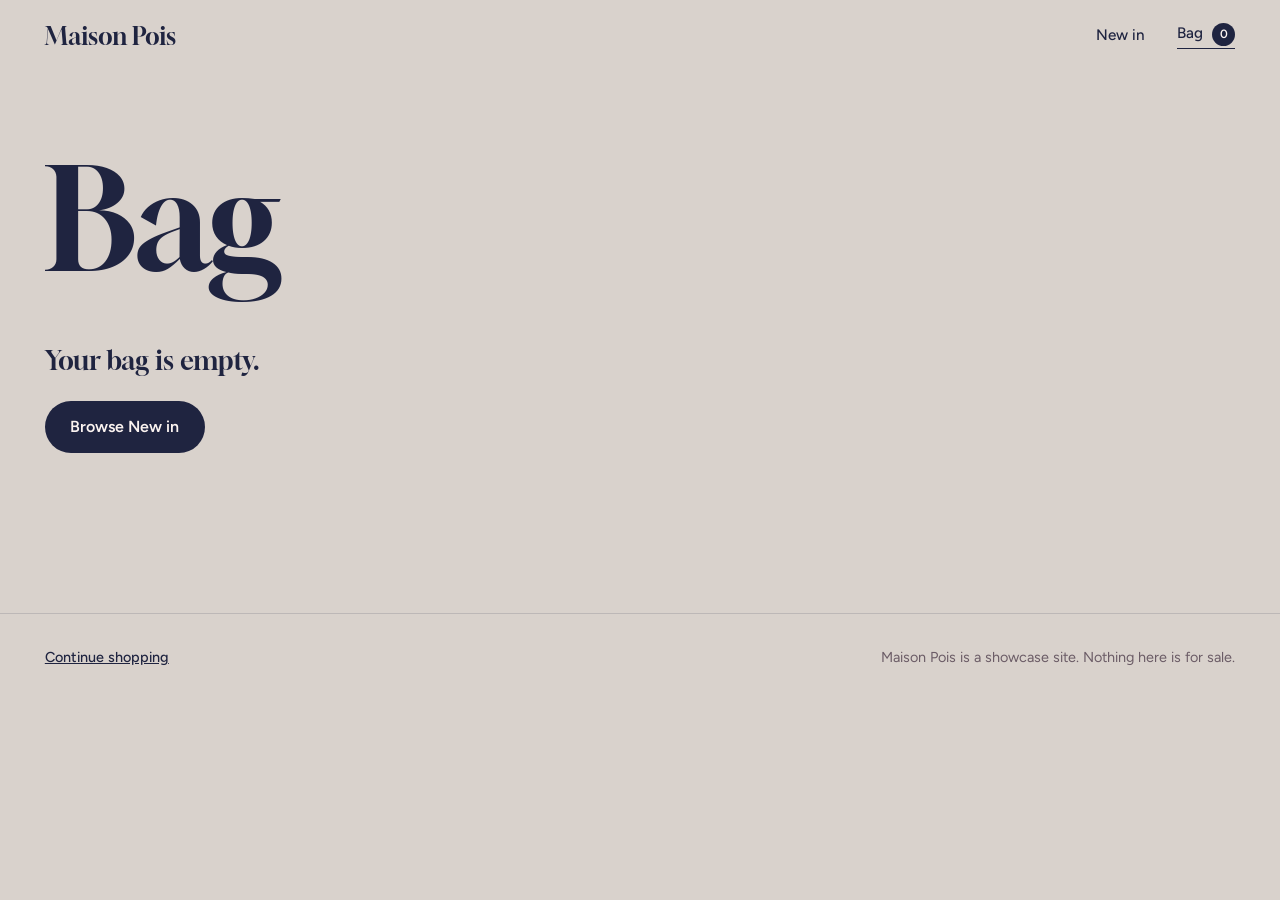
<file: bag.html>
<!DOCTYPE html>
<html lang="en">
<head>
  <meta charset="utf-8">
  <meta name="viewport" content="width=device-width, initial-scale=1">
  <title>Bag — Maison Pois</title>
  <link rel="icon" href="data:image/svg+xml,%3Csvg xmlns=%22http://www.w3.org/2000/svg%22 viewBox=%220 0 16 16%22%3E%3Ccircle cx=%228%22 cy=%228%22 r=%227%22 fill=%22%23B3262E%22/%3E%3C/svg%3E">
  <link rel="preconnect" href="https://fonts.googleapis.com">
  <link rel="preconnect" href="https://fonts.gstatic.com" crossorigin>
  <link href="https://fonts.googleapis.com/css2?family=Gloock&family=Figtree:wght@400;500;600&display=swap" rel="stylesheet">
  <link rel="stylesheet" href="css/style.css?v=7">
</head>
<body class="page-bag">
  <header class="nav nav-static">
    <a class="brand" href="index.html">Maison Pois</a>
    <nav aria-label="Main">
      <ul class="nav-links">
        <li><a href="new-in.html">New in</a></li>
      </ul>
    </nav>
    <a class="bag" href="bag.html" aria-current="page" aria-label="Bag, 0 items">Bag <span class="bag-count">0</span></a>
  </header>

  <main class="bag-page">
    <header class="bag-head">
      <h1>Bag</h1>
      <p class="bag-summary-line" id="bag-summary-line"></p>
    </header>

    <div class="bag-layout" id="bag-layout">
      <ul class="bag-items" id="bag-items" aria-label="Items in your bag"></ul>

      <aside class="bag-total" aria-labelledby="total-title">
        <h2 id="total-title">Order summary</h2>
        <dl>
          <div><dt>Subtotal</dt><dd id="subtotal">RM 0</dd></div>
          <div><dt>Delivery</dt><dd id="delivery">Free</dd></div>
          <div class="bag-grand"><dt>Total</dt><dd id="total">RM 0</dd></div>
        </dl>
        <button class="checkout" type="button" id="checkout">Checkout</button>
        <p class="checkout-note" id="checkout-note" role="status"></p>
      </aside>
    </div>

    <div class="bag-empty" id="bag-empty" hidden>
      <p>Your bag is empty.</p>
      <a class="cta" href="new-in.html">Browse New in</a>
    </div>
    <p class="visually-hidden" id="bag-status" role="status"></p>
  </main>

  <footer class="foot">
    <a href="new-in.html">Continue shopping</a>
    <p>Maison Pois is a showcase site. Nothing here is for sale.</p>
  </footer>

  <script type="module" src="js/bag-page.js?v=7"></script>
</body>
</html>
</file>
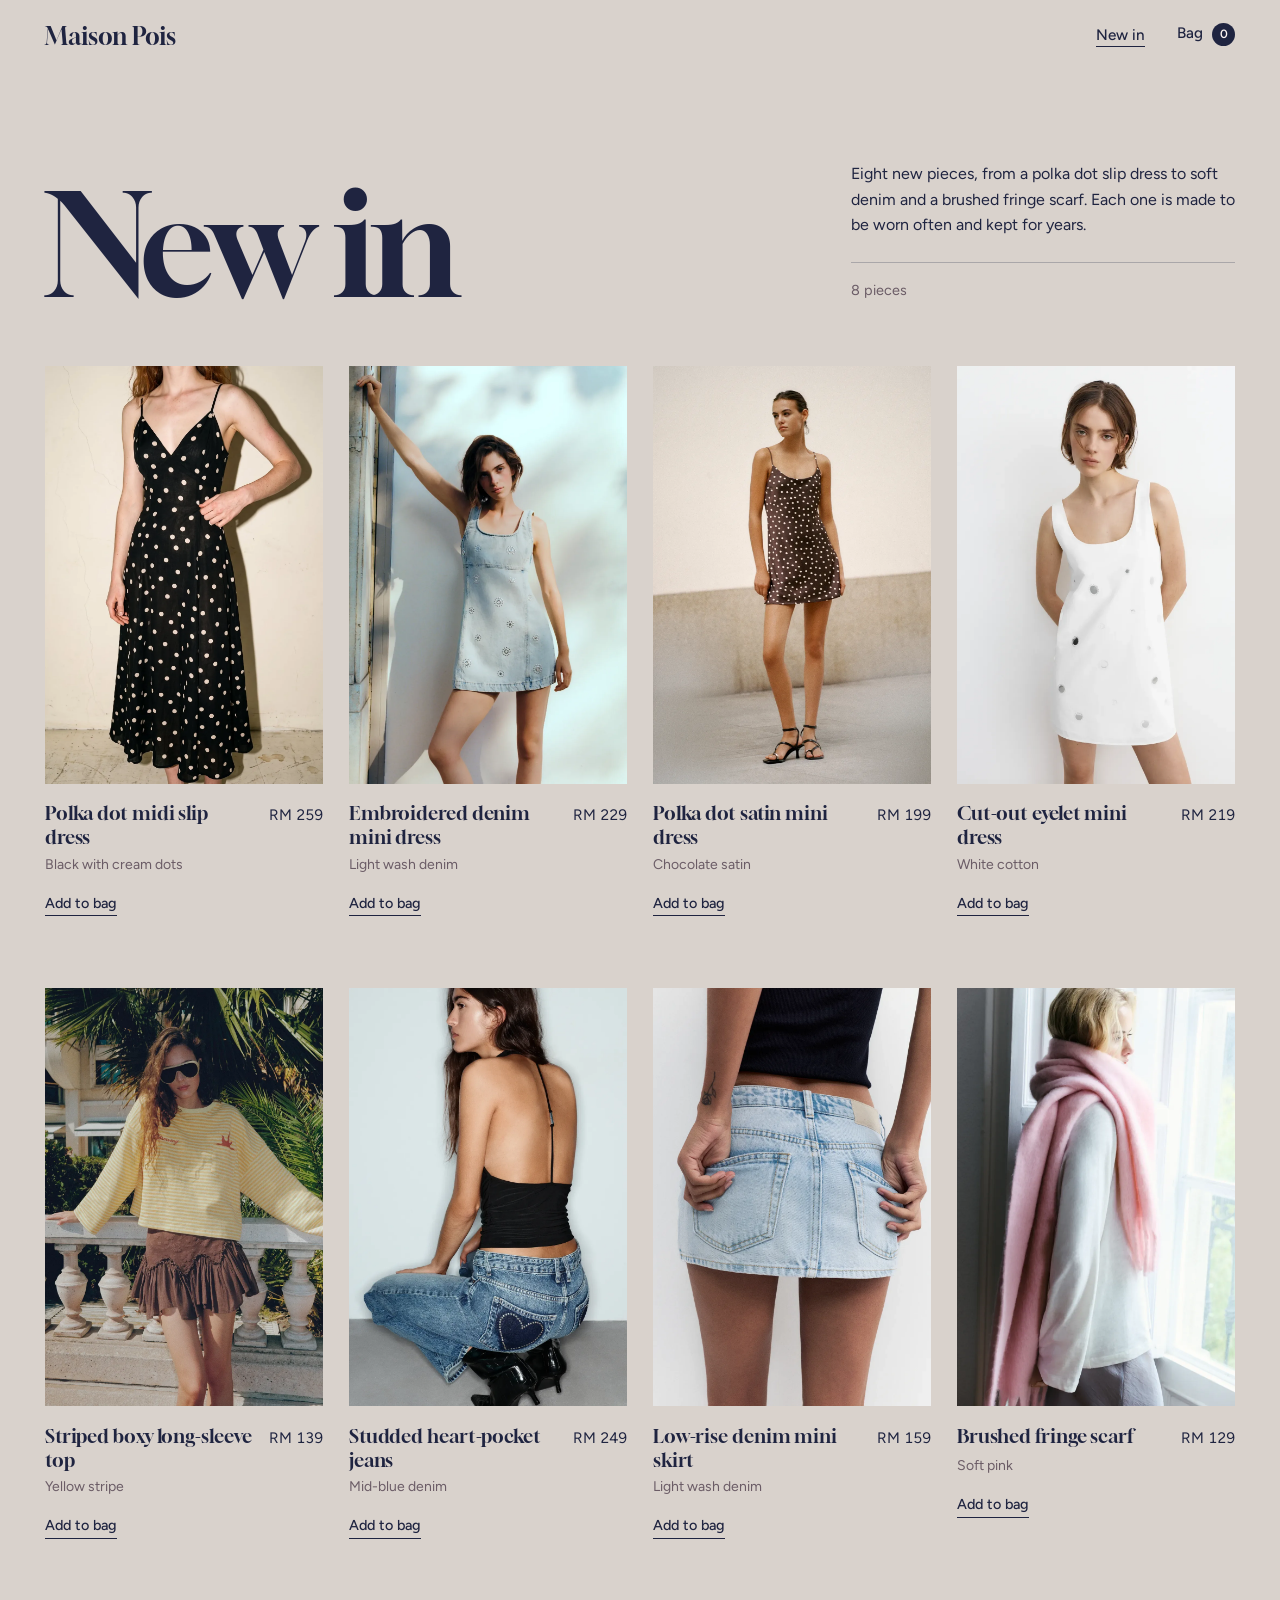
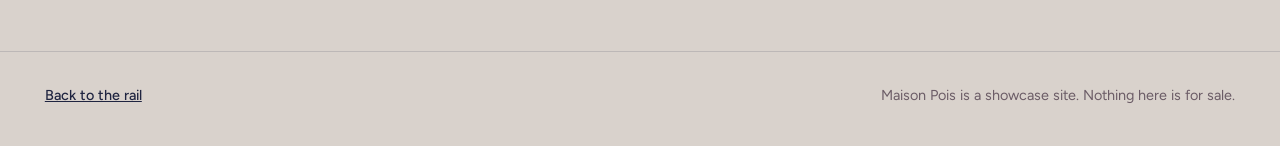
<file: new-in.html>
<!DOCTYPE html>
<html lang="en">
<head>
  <meta charset="utf-8">
  <meta name="viewport" content="width=device-width, initial-scale=1">
  <title>New in — Maison Pois</title>
  <meta name="description" content="New polka-dot dresses, shirts and tops from Maison Pois.">
  <link rel="icon" href="data:image/svg+xml,%3Csvg xmlns=%22http://www.w3.org/2000/svg%22 viewBox=%220 0 16 16%22%3E%3Ccircle cx=%228%22 cy=%228%22 r=%227%22 fill=%22%23B3262E%22/%3E%3C/svg%3E">
  <link rel="preconnect" href="https://fonts.googleapis.com">
  <link rel="preconnect" href="https://fonts.gstatic.com" crossorigin>
  <link href="https://fonts.googleapis.com/css2?family=Gloock&family=Figtree:wght@400;500;600&display=swap" rel="stylesheet">
  <link rel="stylesheet" href="css/style.css?v=7">
</head>
<body class="page-new-in">
  <header class="nav nav-static">
    <a class="brand" href="index.html">Maison Pois</a>
    <nav aria-label="Main">
      <ul class="nav-links">
        <li><a href="new-in.html" aria-current="page">New in</a></li>
      </ul>
    </nav>
    <a class="bag" href="bag.html" aria-label="Bag, 0 items">Bag <span class="bag-count">0</span></a>
  </header>

  <main class="new-in">
    <header class="new-in-head">
      <h1>New in</h1>
      <div class="new-in-intro">
        <p>Eight new pieces, from a polka dot slip dress to soft denim and a brushed fringe scarf. Each one is made to be worn often and kept for years.</p>
        <p class="new-in-count">8 pieces</p>
      </div>
    </header>

    <ul class="products" id="products" aria-label="New in products"></ul>
    <p class="visually-hidden" id="bag-status" role="status"></p>
  </main>

  <footer class="foot">
    <a href="index.html">Back to the rail</a>
    <p>Maison Pois is a showcase site. Nothing here is for sale.</p>
  </footer>

  <script type="module" src="js/new-in.js?v=7"></script>
</body>
</html>
</file>
<file: css/style.css>
/* Maison Pois — hero
   Palette
   --blush   #D9D2CC  wall colour, the page ground
   --chalk   #FBF3F0  oversized headline sitting behind the rack
   --ink     #1F2440  text and outlines
   --cherry  #B3262E  call to action and the dot motif
   --dusk    #6B5C66  secondary text
*/
:root {
  --blush: #D9D2CC;
  --chalk: #FBF3F0;
  --ink: #1F2440;
  --cherry: #B3262E;
  --dusk: #6B5C66;
  --display: "Gloock", "Times New Roman", serif;
  --body: "Figtree", system-ui, sans-serif;
  --pad: clamp(1.25rem, 3.5vw, 3rem);
}

*, *::before, *::after { box-sizing: border-box; }
html, body { margin: 0; }
body {
  background: var(--blush);
  color: var(--ink);
  font: 400 1rem/1.55 var(--body);
  -webkit-font-smoothing: antialiased;
}
a { color: inherit; }
:focus-visible { outline: 2px solid var(--cherry); outline-offset: 4px; border-radius: 2px; }

/* Navigation */
.nav {
  position: absolute; inset: 0 0 auto 0; z-index: 5;
  display: flex; align-items: center; gap: 2rem;
  padding: 1.4rem var(--pad);
}
.brand {
  font: 400 1.5rem/1 var(--display);
  text-decoration: none;
  margin-right: auto;
}
.nav-links { display: flex; gap: 1.75rem; list-style: none; margin: 0; padding: 0; }
.nav-links a, .bag {
  font-size: .95rem; font-weight: 500; text-decoration: none;
  padding-bottom: 2px; border-bottom: 1px solid transparent;
}
.nav-links a:hover, .bag:hover { border-color: currentColor; }
.bag-count {
  display: inline-grid; place-items: center;
  width: 1.45rem; height: 1.45rem; margin-left: .3rem;
  border-radius: 50%; background: var(--ink); color: var(--chalk);
  font-size: .75rem; font-weight: 600;
}

/* Hero */
.hero {
  position: relative;
  min-height: 100svh;
  overflow: hidden;
  display: grid;
  grid-template-columns: 1fr auto;
  grid-template-rows: 1fr auto;
  padding: 6rem var(--pad) 2rem;
}

/* The headline sits behind the rack, set so large it reads as the wall. */
.hero-title {
  position: absolute; inset: 0;
  display: flex; flex-direction: column; justify-content: center;
  margin: 0; padding: 0 var(--pad);
  font: 400 clamp(5rem, 17vw, 17.5rem)/.82 var(--display);
  letter-spacing: -.035em;
  color: var(--chalk);
  pointer-events: none;
  user-select: none;
}
.hero-title .line-2 { align-self: flex-end; }

.stage {
  position: absolute; inset: 4.5rem 0 0 0;
  z-index: 2;
}
#rack {
  display: block; width: 100%; height: 100%;
  touch-action: pan-y;
  opacity: 0;
  transition: opacity .9s ease;
}
#rack.is-ready { opacity: 1; }
.stage-status {
  position: absolute; left: 50%; top: 50%; translate: -50% -50%;
  margin: 0; color: var(--dusk); font-size: .95rem;
}
.stage-status:empty { display: none; }

.hero-copy {
  position: relative; z-index: 3;
  grid-row: 2; grid-column: 1;
  max-width: 24rem;
}
.hero-copy p { margin: 0 0 1.25rem; font-size: 1.05rem; color: var(--ink); }
.cta {
  display: inline-block;
  padding: .85rem 1.6rem;
  background: var(--cherry); color: var(--chalk);
  border-radius: 999px;
  font-weight: 600; text-decoration: none;
  transition: background-color .2s ease;
}
.cta:hover { background: var(--ink); }

/* Landing page: accents use the same navy as the type instead of cherry red. */
.page-home { --cherry: var(--ink); }
.page-home .cta:hover { background: #3A416E; }

.hint {
  position: relative; z-index: 3;
  grid-row: 2; grid-column: 2; align-self: end;
  display: flex; align-items: center; gap: .6rem;
  margin: 0; font-size: .9rem; color: var(--dusk);
  transition: opacity .6s ease;
}
.hint.is-done { opacity: 0; }
.hint-dot {
  width: .6rem; height: .6rem; border-radius: 50%;
  background: var(--cherry);
  animation: nudge 1.6s ease-in-out infinite;
}
@keyframes nudge { 50% { transform: translateX(.5rem); } }
.hint-touch { display: none; }
@media (hover: none) {
  .hint-pointer { display: none; }
  .hint-touch { display: inline; }
}

/* Small screens: headline above, rack in the middle, copy below. */
@media (max-width: 720px) {
  .hero {
    grid-template-columns: 1fr;
    grid-template-rows: auto 1fr auto auto;
    padding-top: 5rem;
  }
  .hero-title {
    font-size: clamp(3.6rem, 19vw, 6rem);
    justify-content: flex-start;
    padding-top: 5.5rem;
    color: var(--ink);   /* not behind the rack here, so it needs full contrast */
  }
  .stage { inset: 10rem 0 9rem 0; }
  .hero-copy { grid-row: 3; }
  .hint { grid-row: 4; grid-column: 1; margin-top: 1rem; }
}

@media (prefers-reduced-motion: reduce) {
  .hint-dot { animation: none; }
  #rack { transition: none; }
}

/* ------------------------------------------------------------------------
   Shared bits added with the New In page
*/
.visually-hidden {
  position: absolute; width: 1px; height: 1px; overflow: hidden;
  clip-path: inset(50%); white-space: nowrap;
}
.nav-links a[aria-current="page"] { border-color: currentColor; }
.bag-count.is-bumped { animation: bump .45s ease; }
@keyframes bump { 40% { transform: scale(1.35); background: var(--cherry); } }

/* ------------------------------------------------------------------------
   New In page
   Editorial grid of full-length photos in an even rhythm.
   Quiet tiles, generous space, serif names, understated actions.
*/
.nav-static { position: relative; }

.new-in { padding: 0 var(--pad) 7rem; }
.new-in-head {
  display: grid;
  grid-template-columns: 1fr minmax(16rem, 24rem);
  align-items: end;
  gap: 2rem 4rem;
  padding: clamp(2.5rem, 7vw, 6rem) 0 clamp(2.5rem, 5vw, 4.5rem);
}
.new-in-head h1 {
  margin: 0;
  font: 400 clamp(3.75rem, 11vw, 10rem)/.82 var(--display);
  letter-spacing: -.035em;
}
.new-in-intro p { margin: 0; color: var(--ink); line-height: 1.6; }
.new-in-intro .new-in-count {
  margin-top: 1.5rem; padding-top: 1rem;
  border-top: 1px solid rgba(31, 36, 64, .25);
  font-size: .9rem; color: var(--dusk);
}

.products {
  list-style: none; margin: 0; padding: 0;
  display: grid;
  grid-template-columns: repeat(4, 1fr);
  gap: 4.5rem clamp(1rem, 2vw, 1.75rem);
}
.product { display: flex; flex-direction: column; min-width: 0; }

.product-media {
  position: relative;
  aspect-ratio: 2 / 3;
  background: #E3DDD7;
  overflow: hidden;
}
.product-media img {
  position: absolute; inset: 0;
  width: 100%; height: 100%;
  object-fit: cover;
  object-position: center;
  transition: opacity .7s ease, transform 1.4s cubic-bezier(.2, .7, .2, 1);
}
.product-media:hover img { transform: scale(1.025); }

.product-info {
  display: grid;
  grid-template-columns: 1fr auto;
  grid-template-areas: "name price" "meta meta" "add add";
  column-gap: 1rem;
  padding-top: 1.1rem;
}
.product-name {
  grid-area: name; margin: 0;
  font: 400 1.2rem/1.25 var(--display);
  letter-spacing: -.005em;
}
.product-price {
  grid-area: price; margin: 0; padding-top: .2rem;
  font-size: .95rem; font-variant-numeric: tabular-nums;
}
.product-meta { grid-area: meta; margin: .3rem 0 0; font-size: .875rem; color: var(--dusk); }
.add {
  grid-area: add; justify-self: start;
  margin-top: 1rem; padding: .2rem 0;
  font: 500 .9rem/1.2 var(--body);
  color: var(--ink); background: none; border: 0;
  border-bottom: 1px solid currentColor;
  cursor: pointer;
  transition: color .25s ease;
}
.add:hover { color: var(--cherry); }
.add.is-added { color: var(--cherry); border-color: transparent; }

.foot {
  display: flex; flex-wrap: wrap; justify-content: space-between; gap: 1rem;
  padding: 2rem var(--pad) 2.5rem;
  border-top: 1px solid rgba(31, 36, 64, .15);
  font-size: .9rem; color: var(--dusk);
}
.foot p { margin: 0; }
.foot a { color: var(--ink); font-weight: 500; }

@media (max-width: 1000px) {
  .products { grid-template-columns: repeat(2, 1fr); }
}
@media (max-width: 720px) {
  .new-in-head { grid-template-columns: 1fr; }
  .products { row-gap: 3rem; }
  .product-info { grid-template-areas: "name name" "meta meta" "price price" "add add"; }
  .product-price { padding-top: .35rem; }
}
@media (prefers-reduced-motion: reduce) {
  .bag-count.is-bumped { animation: none; }
  .product-media img { transition: none; }
  .product-media:hover img { transform: none; }
}

/* ------------------------------------------------------------------------
   Bag page
*/
.page-bag { --cherry: var(--ink); }
.page-bag .cta:hover { background: #3A416E; }
.bag[aria-current="page"] { border-color: currentColor; }

.bag-page { padding: 0 var(--pad) 6rem; }
.bag-head {
  display: flex; align-items: baseline; gap: 1.5rem;
  padding: clamp(2.5rem, 7vw, 6rem) 0 clamp(2rem, 4vw, 3.5rem);
}
.bag-head h1 {
  margin: 0;
  font: 400 clamp(3.75rem, 11vw, 10rem)/.82 var(--display);
  letter-spacing: -.035em;
}
.bag-summary-line { margin: 0; color: var(--dusk); }

.bag-layout {
  display: grid;
  grid-template-columns: minmax(0, 1fr) minmax(17rem, 22rem);
  gap: 3rem clamp(2rem, 6vw, 6rem);
  align-items: start;
}
.bag-layout[hidden] { display: none; }

.bag-items { list-style: none; margin: 0; padding: 0; border-top: 1px solid rgba(31, 36, 64, .2); }
.bag-item {
  display: grid;
  grid-template-columns: clamp(6.5rem, 12vw, 9.5rem) 1fr auto;
  gap: 1.5rem;
  padding: 1.5rem 0;
  border-bottom: 1px solid rgba(31, 36, 64, .2);
}
.bag-thumb { display: block; aspect-ratio: 2 / 3; background: #E3DDD7; overflow: hidden; }
.bag-thumb img { width: 100%; height: 100%; object-fit: cover; display: block; }
.bag-item-info { display: flex; flex-direction: column; align-items: flex-start; min-width: 0; }
.bag-item-name { margin: 0; font: 400 1.35rem/1.2 var(--display); }
.bag-item-meta, .bag-item-unit { margin: .3rem 0 0; font-size: .9rem; color: var(--dusk); }
.bag-item-total { margin: 0; font-weight: 600; font-variant-numeric: tabular-nums; }

.qty {
  display: inline-flex; align-items: center;
  margin-top: auto; padding-top: 1rem;
}
.qty button {
  width: 2.25rem; height: 2.25rem;
  display: grid; place-items: center;
  font: 400 1.15rem/1 var(--body);
  color: var(--ink); background: transparent;
  border: 1px solid rgba(31, 36, 64, .35); border-radius: 50%;
  cursor: pointer;
  transition: background-color .2s ease, color .2s ease;
}
.qty button:hover:not(:disabled) { background: var(--ink); color: var(--chalk); }
.qty button:disabled { opacity: .35; cursor: not-allowed; }
.qty-value { min-width: 2.5rem; text-align: center; font-weight: 600; font-variant-numeric: tabular-nums; }
.bag-remove {
  margin-top: .9rem; padding: 0;
  font: 500 .85rem/1.2 var(--body); color: var(--dusk);
  background: none; border: 0; border-bottom: 1px solid currentColor;
  cursor: pointer;
}
.bag-remove:hover { color: var(--ink); }

.bag-total {
  position: sticky; top: 2rem;
  padding: 1.75rem;
  background: #E3DDD7;
}
.bag-total h2 { margin: 0 0 1.25rem; font: 400 1.5rem/1.2 var(--display); }
.bag-total dl { margin: 0; }
.bag-total dl div { display: flex; justify-content: space-between; padding: .45rem 0; }
.bag-total dt { color: var(--dusk); }
.bag-total dd { margin: 0; font-variant-numeric: tabular-nums; }
.bag-total .bag-grand {
  margin-top: .6rem; padding-top: 1rem;
  border-top: 1px solid rgba(31, 36, 64, .25);
  font-weight: 600;
}
.bag-total .bag-grand dt { color: var(--ink); }
.checkout {
  width: 100%; margin-top: 1.5rem;
  padding: 1rem;
  font: 600 1rem/1 var(--body);
  color: var(--chalk); background: var(--ink);
  border: 0; border-radius: 999px;
  cursor: pointer;
  transition: background-color .2s ease;
}
.checkout:hover { background: #3A416E; }
.checkout-note { margin: .9rem 0 0; font-size: .85rem; color: var(--dusk); }
.checkout-note:empty { display: none; }

.bag-empty { padding: 1rem 0 4rem; }
.bag-empty p { margin: 0 0 1.5rem; font: 400 1.6rem/1.3 var(--display); }

@media (max-width: 860px) {
  .bag-layout { grid-template-columns: 1fr; }
  .bag-total { position: static; }
}
@media (max-width: 520px) {
  .bag-item { grid-template-columns: 5.5rem 1fr; }
  .bag-item-total { grid-column: 2; }
}
</file>
